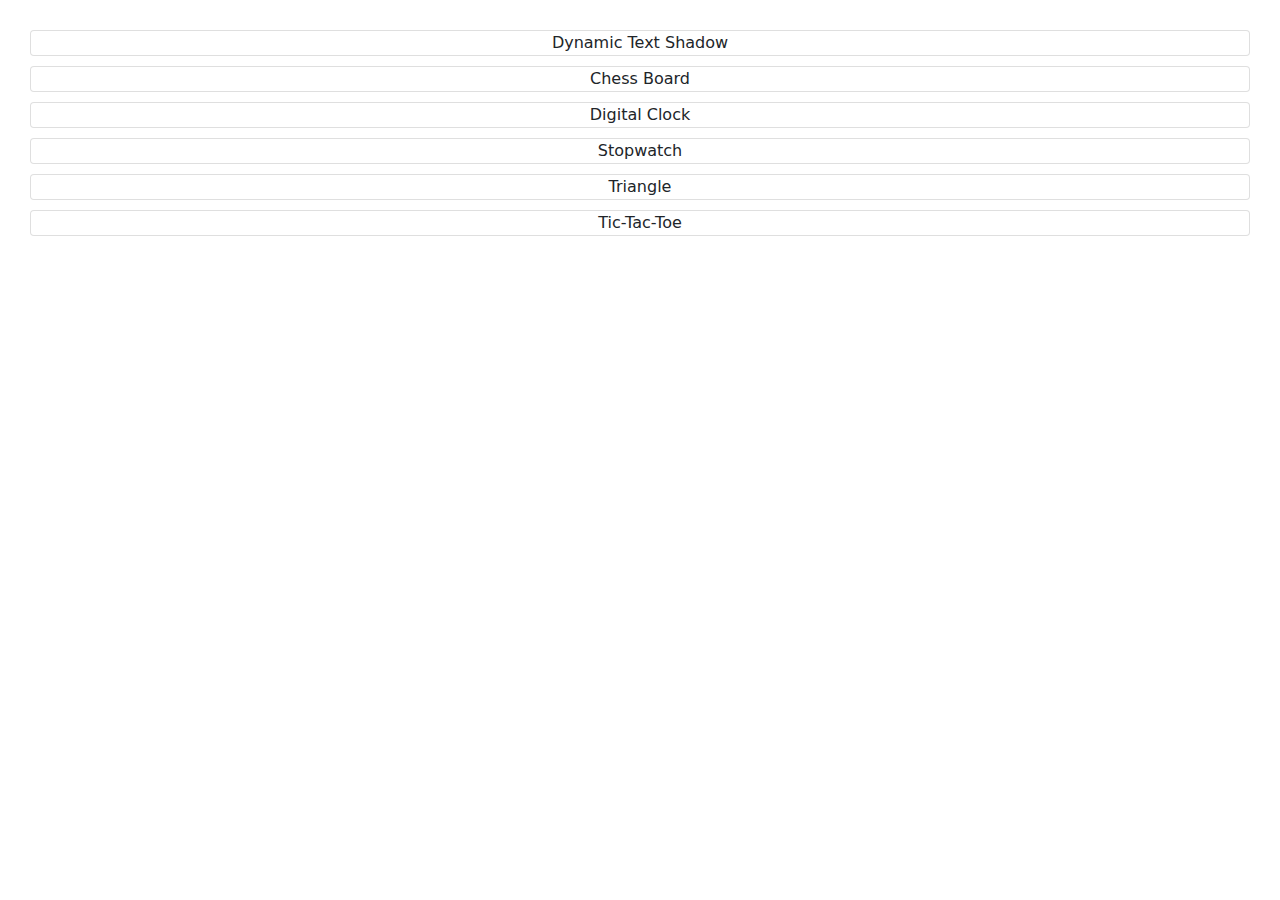
<file: index.html>
<!DOCTYPE html>
<html>
<head>
	<title>Sample code</title>
	<link rel="stylesheet" href="bootstrap.min.css">
	<meta name="viewport" content="width=device-width, initial-scale=1.0">
	<style>
		body {
			padding: 30px
		}
		.card {
			display: flex;
			justify-content: center;
			align-items: center;
			margin-bottom: 10px;	
			cursor: pointer;		
		}
	</style>
</head>
<body>
	<div class="row">
		<div onclick="window.location.href='dynamic-text-shadow.html'" class="col-4 col-sm-12">
			<div class="card">
				Dynamic Text Shadow
			</div>
		</div>
		<div onclick="window.location.href='chess.html'" class="col-4 col-sm-12">
			<div class="card">
				Chess Board
			</div>
		</div>
		<div onclick="window.location.href='time.html'" class="col-4 col-sm-12">
			<div class="card">
				Digital Clock
			</div>
		</div>
		<div onclick="window.location.href='stopwatch.html'" class="col-4 col-sm-12">
			<div class="card">
				Stopwatch
			</div>
		</div>
		<div onclick="window.location.href='triangle.html'" class="col-4 col-sm-12">
			<div class="card">
				Triangle
			</div>			
		</div>
		<div onclick="window.location.href='tic-tac-toe.html'" class="col-4 col-sm-12">
			<div class="card">
				Tic-Tac-Toe
			</div>			
		</div>
	</div>
</body>
</html>
</file>
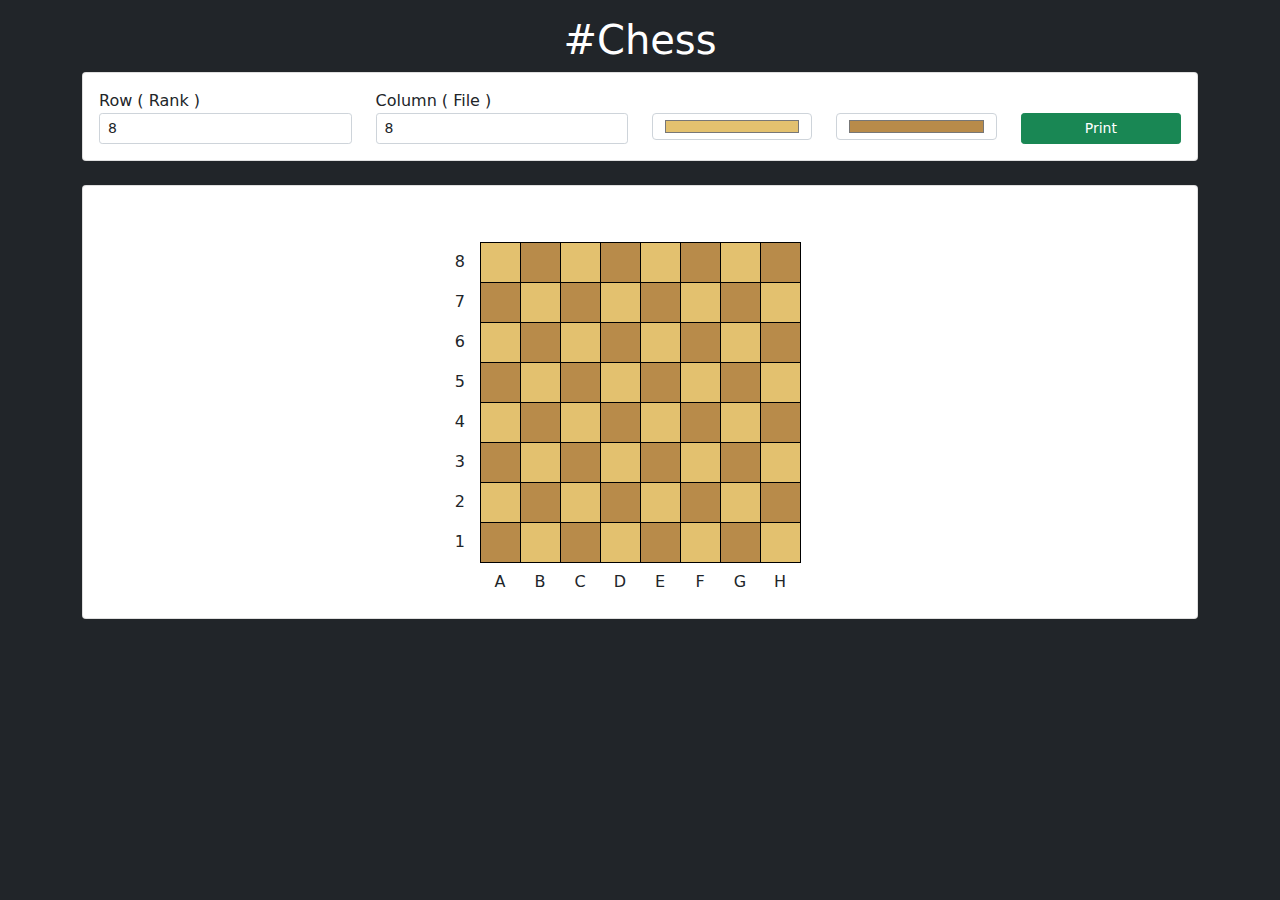
<file: chess.html>
<!DOCTYPE html>
<html lang="en">
<head>
    <meta charset="UTF-8">
    <meta http-equiv="X-UA-Compatible" content="IE=edge">
    <meta name="viewport" content="width=device-width, initial-scale=1.0">
    <title>Chess</title>
    <link rel="stylesheet" href="./bootstrap.min.css">  
    <link rel="stylesheet" href="chess.css">  
    <!-- <link rel="stylesheet" href="all.css">   -->
    <script src="./jquery.min.js"></script>
    <script src="./bootstrap.bundle.min.js"></script>    
    <script src="./chess.js"></script>    
    <link rel="stylesheet" href="https://pro.fontawesome.com/releases/v5.10.0/css/all.css" integrity="sha384-AYmEC3Yw5cVb3ZcuHtOA93w35dYTsvhLPVnYs9eStHfGJvOvKxVfELGroGkvsg+p" crossorigin="anonymous"/>    
</head>
<body class="bg-dark">
    <div class="container mt-3">
        <h1 class="text-white text-center">#Chess</h1>
        <div class="card">
            <div class="card-body">
                <div class="row">
                    <div class="col-sm-3">
                        <div class="form-group">
                            <label>Row ( Rank )</label>
                            <!-- Get No of Row -->
                            <input type="number" class="form-control form-control-sm rank" placeholder="Rank" value="8">
                        </div>
                    </div>
                    <div class="col-sm-3">
                        <div class="form-group">
                            <label>Column ( File )</label>
                            <!-- Get No of column -->
                            <input type="number" class="form-control form-control-sm file" placeholder="File" value="8">
                        </div>
                    </div>
                    <div class="col-sm-2">
                        <div class="form-group">
                            <label>&nbsp;</label>
                            <!-- Get first color of cell -->
                            <input type="color" id="color1" name="color1" class="form-control" value="#e3c16f">
                        </div>
                    </div>
                    <div class="col-sm-2">
                        <div class="form-group">
                            <label>&nbsp;</label>
                            <!-- Get second color of cell -->
                            <input type="color" id="color2" name="color2" class="form-control" value="#b88b4a">
                        </div>
                    </div>
                    <div class="col-sm-2">
                        <div class="form-group d-grid">
                            <br>
                            <button type="button" class="btn btn-sm btn-success btn-print">Print</button>
                        </div>
                    </div>
                </div>
            </div>
        </div>
        <div class="card mt-4">
            <div class="card-body">
                <table class="text-center">
                </table>
            </div>
        </div>
    </div>
</body>
</html>
</file>
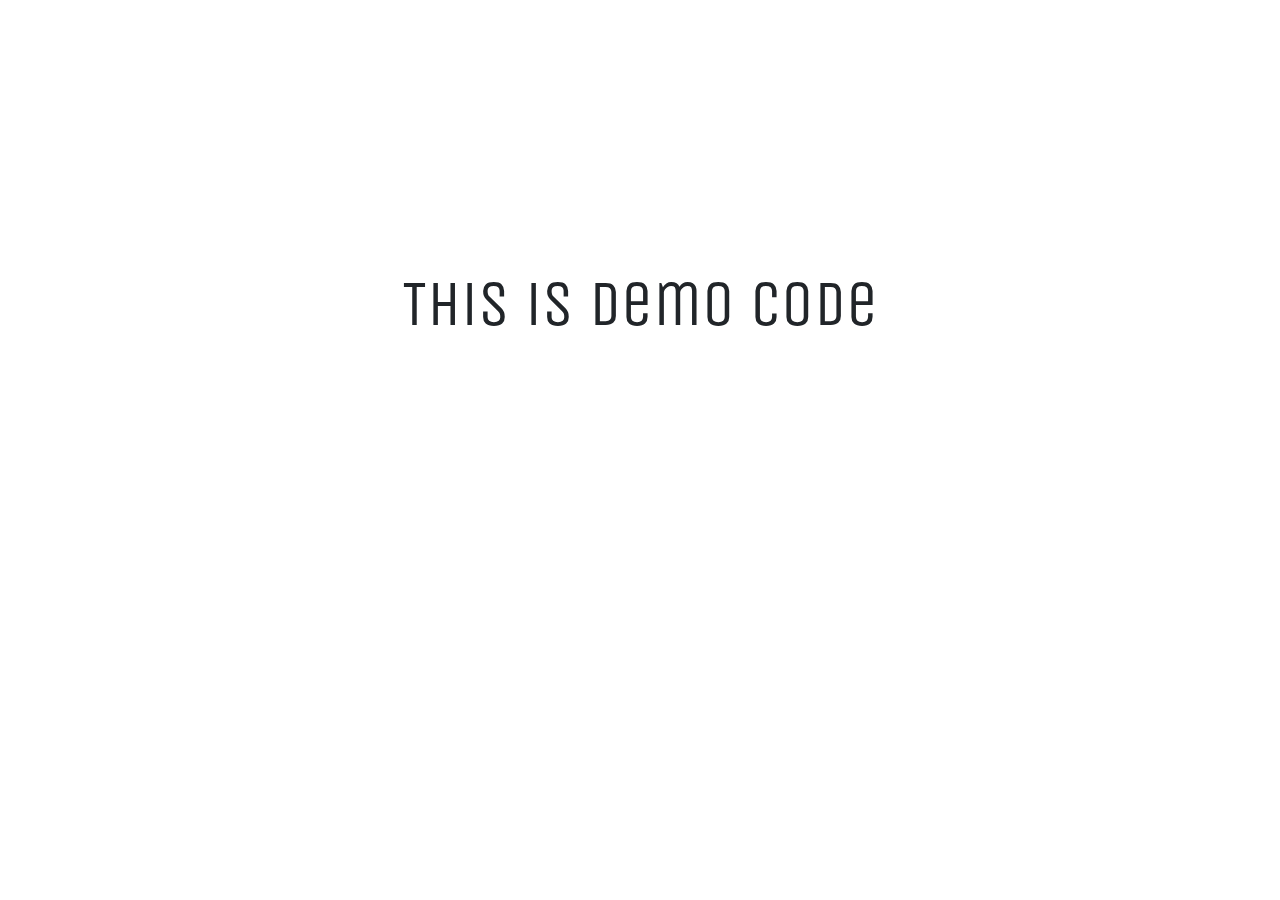
<file: dynamic-text-shadow.html>
<!DOCTYPE html>
<html lang="en">
    <head>
        <meta charset="UTF-8">
        <meta http-equiv="X-UA-Compatible" content="IE=edge">
        <meta name="viewport" content="width=device-width, initial-scale=1.0">
        <title>Demo</title>
        <link rel="stylesheet" href="./bootstrap.min.css">
        <link rel="preconnect" href="https://fonts.googleapis.com">
        <link rel="preconnect" href="https://fonts.gstatic.com" crossorigin>
        <link href="https://fonts.googleapis.com/css2?family=Unica+One&display=swap" rel="stylesheet">
        <script src="./jquery.min.js"></script>
        <style>
            body
            {
                height: 100px;
                text-align: center;
                padding-top: 20%;
                font-size: 4rem;
                font-family: 'Unica One', cursive;
            }
        </style>
    </head>
    <body>    
        This is demo code
    </body>
    <script>
        w = $(window).width();
        h = $(window).height();        
        one_H_px = Math.round(h/40);
        one_W_px = Math.round(w/40);
        
        var currentMousePos = { x: -1, y: -1 };
        $(document).mousemove(function(event) {                
            currentMousePos.x = Number((event.pageX/one_W_px).toFixed(0));
            currentMousePos.y = Number((event.pageY/one_H_px).toFixed(0));
            if(currentMousePos.x == 20)
            {
                currentMousePos.x = 0;
            }
            else
            {
                currentMousePos.x = 20-currentMousePos.x;
            }     

            if(currentMousePos.y == 20)
            {
                currentMousePos.y = 0;
            }
            else
            {
                currentMousePos.y = 20-currentMousePos.y;
            }          

            // $('body').html(((currentMousePos.x))+'  '+((currentMousePos.y)));                
            $('body').css('textShadow','black '+currentMousePos.x+'px '+currentMousePos.y+'px 5px');
        });        
    </script>
</html>
</file>
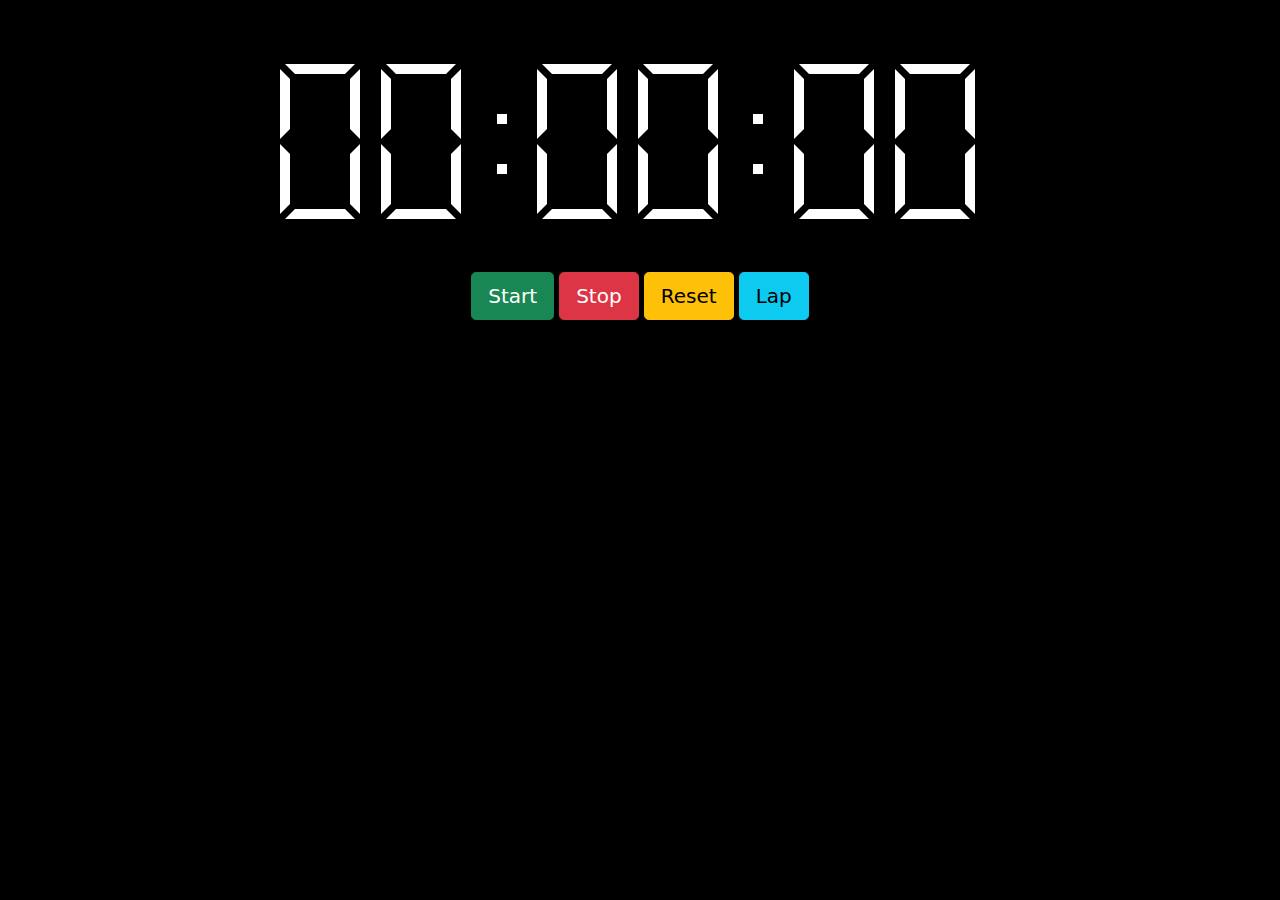
<file: stopwatch.html>
<!DOCTYPE html>
<html lang="en">
<head>
    <meta charset="UTF-8">
    <meta http-equiv="X-UA-Compatible" content="IE=edge">
    <meta name="viewport" content="width=device-width, initial-scale=1.0">
    <title>StopWatch</title>
    <link rel="stylesheet" href="./bootstrap.min.css">
    <script src="./jquery.min.js"></script>
    <link rel="stylesheet" href="./time.css">
</head>
<body>
    <div class="main">
        <div class="main_box div-01">
            <span class="top"></span>
            <span class="up-l"></span>
            <span class="up-r"></span>
            <!-- <span class="middle"></span> -->
            <span class="do-l"></span>
            <span class="do-r"></span>
            <span class="bottom"></span>            
        </div>
        <div class="main_box div-02">
            <span class="top"></span>
            <span class="up-l"></span>
            <span class="up-r"></span>
            <!-- <span class="middle"></span> -->
            <span class="do-l"></span>
            <span class="do-r"></span>
            <span class="bottom"></span>
        </div>
        <div class="dot-div">
            <span class="dot-t"></span>            
            <span class="dot-b"></span>
        </div>
        <div class="main_box div-03">
            <span class="top"></span>
            <span class="up-l"></span>
            <span class="up-r"></span>
            <!-- <span class="middle"></span> -->
            <span class="do-l"></span>
            <span class="do-r"></span>
            <span class="bottom"></span>
        </div>
        <div class="main_box div-04">
            <span class="top"></span>
            <span class="up-l"></span>
            <span class="up-r"></span>
            <!-- <span class="middle"></span> -->
            <span class="do-l"></span>
            <span class="do-r"></span>
            <span class="bottom"></span>
        </div>
        <div class="dot-div">
            <span class="dot-t"></span>            
            <span class="dot-b"></span>
        </div>
        <div class="main_box div-05">
            <span class="top"></span>
            <span class="up-l"></span>
            <span class="up-r"></span>
            <!-- <span class="middle"></span> -->
            <span class="do-l"></span>
            <span class="do-r"></span>
            <span class="bottom"></span>
        </div>
        <div class="main_box div-06">
            <span class="top"></span>
            <span class="up-l"></span>
            <span class="up-r"></span>
            <!-- <span class="middle"></span> -->
            <span class="do-l"></span>
            <span class="do-r"></span>
            <span class="bottom"></span>
        </div>
    </div>    
    <div class="pt-5 text-center">
        <button class="btn btn-lg btn-success btn-str">Start</button>
        <button class="btn btn-lg btn-danger btn-stop">Stop</button>
        <button class="btn btn-lg btn-warning btn-reset">Reset</button>
        <button class="btn btn-lg btn-info btn-lap">Lap</button>
    </div>
    <div class="container pt-5">
        <table class="table table-bordered text-white text-center">
            <thead>
                <tr>
                    <td>s.no</td>
                    <td>Time</td>                    
                </tr>
            </thead>
            <tbody>               
            </tbody>
        </table>
    </div>
</body>
<script>
$('table').hide();
number_list = ['<span class="top"></span>'+
            '<span class="up-l"></span>'+
            '<span class="up-r"></span>'+            
            '<span class="do-l"></span>'+
            '<span class="do-r"></span>'+
            '<span class="bottom"></span>','<span class="up-r"></span> <span class="do-r"></span>','<span class="top"></span><span class="up-r"></span><span class="middle"></span>            <span class="do-l"></span><span class="bottom"></span>','<span class="top"></span><span class="up-r"></span><span class="middle"></span><span class="do-r"></span><span class="bottom"></span>','<span class="up-l"></span><span class="up-r"></span><span class="middle"></span><span class="do-r"></span>','<span class="top"></span><span class="up-l"></span><span class="middle"></span><span class="do-r"></span><span class="bottom"></span>','<span class="top"></span><span class="up-l"></span><span class="middle"></span><span class="do-l"></span><span class="do-r"></span><span class="bottom"></span>','<span class="top"></span><span class="up-r"></span><span class="do-r"></span>','<span class="top"></span>'+
            '<span class="up-l"></span>'+
            '<span class="up-r"></span>'+
            '<span class="middle"></span>'+
            '<span class="do-l"></span>'+
            '<span class="do-r"></span>'+
            '<span class="bottom"></span>','<span class="top"></span><span class="up-l"></span><span class="up-r"></span><span class="middle"></span><span class="do-r"></span>'];

    // date = new Date();
    timer = null;
    $(document).on('click','.btn-str',function(){    
        if (!timer)
        {    
            timer = setInterval('print_data()', 100);
        }
    });

    $(document).on('click','.btn-stop',function(){        
        clearInterval(timer);
        timer = null;
    });

    $(document).on('click','.btn-reset',function(){        
        i = 0;
        m = 0; 
        h = 0;
        $('.main_box.div-01').html(number_list[0]);
        $('.main_box.div-02').html(number_list[0]);
        $('.main_box.div-03').html(number_list[0]);
        $('.main_box.div-04').html(number_list[0]);
        $('.main_box.div-05').html(number_list[0]);
        $('.main_box.div-06').html(number_list[0]);  
        $('tbody').html('');
        $('table').hide();
        // clearInterval(timer);
    });
    

    i = 0;
    m = 0; 
    h = 0;
    l = 1;
    function print_data()
    {
        i++;
        if(i > 59)
        {
            i = 0;
            m++;
        }

        if(m > 60)
        {
            m = 0;
            h++;
        }

        sec = String(pad(i));
        min = String(pad(m));
        hour = String(pad(h));

        $('.main_box.div-01').html(number_list[hour.charAt(0)]);
        $('.main_box.div-02').html(number_list[hour.charAt(1)]);
        $('.main_box.div-03').html(number_list[min.charAt(0)]);
        $('.main_box.div-04').html(number_list[min.charAt(1)]);
        $('.main_box.div-05').html(number_list[sec.charAt(0)]);
        $('.main_box.div-06').html(number_list[sec.charAt(1)]);        
    }    

    function pad(d) {
        return (d < 10) ? '0' + d.toString() : d.toString();
    }

    $(document).on('click','.btn-lap',function(){        
        content = "<tr class='tr-"+l+"'><td>"+l+"</td>"+'<td><div class="main2"><div class="div-01">'+number_list[hour.charAt(0)]+'</div><div class="div-02">'+number_list[hour.charAt(1)]+'</div><div class="dot-div"><span class="dot-t"></span><span class="dot-b"></span></div><div class="div-03">'+number_list[min.charAt(0)]+'</div><div class="div-04">'+number_list[min.charAt(1)]+'</div><div class="dot-div"><span class="dot-t"></span><span class="dot-b"></span></div><div class="div-05">'+number_list[sec.charAt(0)]+'</div><div class="div-06">'+number_list[sec.charAt(1)]+'</div></div></td>';
        if(timer)
        {    
            // timer = setInterval('print_data()', 1000);
            $('table').show();
            $('tbody').append(content);
        }
        l++;
    });
</script>
</html>
</file>
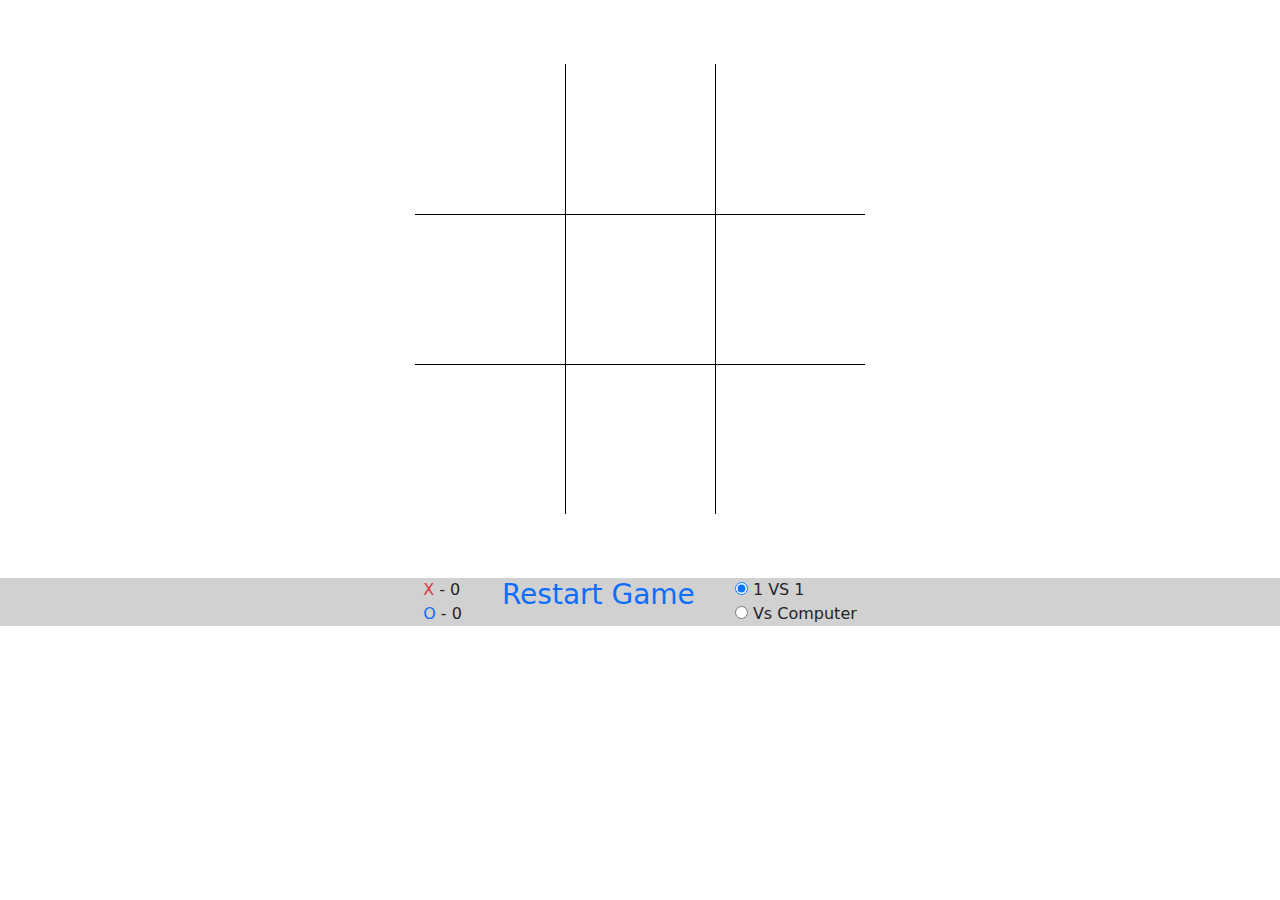
<file: tic-tac-toe.html>
<!DOCTYPE html>
<html lang="en">
<head>
    <meta charset="UTF-8">
    <meta http-equiv="X-UA-Compatible" content="IE=edge">
    <meta name="viewport" content="width=device-width, initial-scale=1.0">
    <title>Tic-tac-toe</title>
    <link rel="stylesheet" href="./bootstrap.min.css"> 
    <link rel="stylesheet" href="https://pro.fontawesome.com/releases/v5.10.0/css/all.css">
    <script src="./jquery.min.js"></script>
    <style>
        td
        {
            border: 1px solid black;            
            text-align: center;
            font-size: 50px;
            /* padding: 50px; */
            width: 150px;
            height: 150px;
            /* max-width: 150px;
            max-height: 150px; */
        }       

        div
        {
            display: flex;
            justify-content: center;
            margin-top: 5%;
        }       

        tr:first-child td
        {
            border-top: 0px;
        }

        tr:last-child td
        {
            border-bottom: 0px;
        }

        tr td:first-child
        {
            border-left: 0px;
        }

        tr td:last-child
        {
            border-right: 0px;
        }        

        .fa-circle
        {
            color: blue;
        }

        .fa-times
        {
            color: red;
        }

        a
        {            
            text-decoration: none;
        }

        .game_score
        {
            margin-right: 20px;
            padding-right: 20px; 
        }

        .game_mode
        {
            margin-left: 20px;
            padding-left: 20px;            
        }
    </style>
</head>
<body>
    <div>                
        <table>
            <tr>
                <td data-value="" class="td-00"></td>
                <td data-value="" class="td-01"></td>
                <td data-value="" class="td-02"></td>
            </tr>
            <tr>
                <td data-value="" class="td-10"></td>
                <td data-value="" class="td-11"></td>
                <td data-value="" class="td-12"></td>
            </tr>
            <tr>
                <td data-value="" class="td-20"></td>
                <td data-value="" class="td-21"></td>
                <td data-value="" class="td-22"></td>
            </tr>            
        </table>
    </div>
    <div style="background-color: #d1d1d1;">
        <span class="game_score">
            <span class="text-danger">X</span> - <span class="x-score">0</span><br>
            <span class="text-primary">O</span> - <span class="o-score">0</span>
        </span>
        <h3><a href="javascript:void(0)" class="reset">Restart Game</a></h3>
        <span class="game_mode">
            <input value="0" class="mode" type="radio" name="game_mode" checked> 1 VS 1 <br>
            <input value="1" class="mode" type="radio" name="game_mode"> Vs Computer
        </span>
    </div>

    <script>
        x = 0;
        o = 0;
        start = 0;
        game_mode = 0;
        $(document).on('click','td',function(){
            if(!$(this).hasClass("td-s"))
            {
                game_mode = $('.mode:checked').val();
                // console.log(game_mode);
                

                if(game_mode == 1)
                {
                    $(this).data('value','0');
                    $(this).html('<i class="far fa-circle"></i>');
                    $(this).addClass('td-s');
                    cpu_turn();
                }
                else
                {
                    if(start == 0)
                    {
                        start = 1;
                        $(this).data('value','0');
                        $(this).html('<i class="far fa-circle"></i>');
                    }
                    else
                    {
                        start = 0;
                        $(this).data('value','1');
                        $(this).html('<i class="fa fa-times"></i>');
                    }
                    $(this).addClass('td-s');
                }
                check_result();
            }
        });

        $(document).on('click','.reset',function(){
            $('td').removeClass('td-s');
            $('td').data('value','');
            $('td').html('');
            $('td').css("background-color",'#fff');
            $('.reset').html('Restart Game');
            start = 0; 
        });

        $(document).on('change','.mode',function(){
            $('.reset').click();
        });

        function cpu_turn()
        {
            // box_set = ['00','01','02','10','11','12','20','21','22'];
            box_set = ['00','02','20','22'];
            array_set = ['00/01/02','10/11/12','20/21/22','00/10/20','01/11/21','02/12/22','00/11/22','02/11/20'];   
            write = 0;

            for(i = 0; i < 8; i++)
            {
                new_set = array_set[i].split('/');
                d0 = $('.td-'+new_set[0]).data('value');
                d1 = $('.td-'+new_set[1]).data('value');
                d2 = $('.td-'+new_set[2]).data('value');                
                
                if((d0 == '1' && d1 == '1') && (d2 == ''))
                {
                    $('.td-'+new_set[2]).data('value','1');
                    $('.td-'+new_set[2]).html('<i class="fa fa-times"></i>');
                    $('.td-'+new_set[2]).addClass('td-s');
                    write = 1;
                    return false;
                }
                else if((d1 == '1' && d2 == '1') && (d0 == ''))
                {
                    $('.td-'+new_set[0]).data('value','1');
                    $('.td-'+new_set[0]).html('<i class="fa fa-times"></i>');
                    $('.td-'+new_set[0]).addClass('td-s');
                    write = 1;
                    return false;
                }
                else if((d0 == '1' && d2 == '1') && (d1 == ''))
                {
                    $('.td-'+new_set[1]).data('value','1');
                    $('.td-'+new_set[1]).html('<i class="fa fa-times"></i>');
                    $('.td-'+new_set[1]).addClass('td-s');
                    write = 1;
                    return false;
                }
                else if((d0 == '0' && d1 == '0') && (d2 == ''))
                {
                    $('.td-'+new_set[2]).data('value','1');
                    $('.td-'+new_set[2]).html('<i class="fa fa-times"></i>');
                    $('.td-'+new_set[2]).addClass('td-s');
                    write = 1;
                    return false;
                }
                else if((d1 == '0' && d2 == '0') && (d0 == ''))
                {
                    $('.td-'+new_set[0]).data('value','1');
                    $('.td-'+new_set[0]).html('<i class="fa fa-times"></i>');
                    $('.td-'+new_set[0]).addClass('td-s');
                    write = 1;
                    return false;
                }
                else if((d0 == '0' && d2 == '0') && (d1 == ''))
                {
                    $('.td-'+new_set[1]).data('value','1');
                    $('.td-'+new_set[1]).html('<i class="fa fa-times"></i>');
                    $('.td-'+new_set[1]).addClass('td-s');
                    write = 1;
                    return false;
                }                               
            }   

            if(write == '0')
            {

                if(!$('.td-11').hasClass('td-s'))
                {
                    picked_box = '11';
                }
                else
                {
                    new_array = [];
                    for (let j = 0; j < 4; j++)
                    {
                        if(!$('.td-'+box_set[j]).hasClass('td-s'))
                        {
                            new_array.push(box_set[j]);
                        }
                    }
                    
                    picked_box = new_array[Math.floor(Math.random()*new_array.length)];
                }

                $('.td-'+picked_box).data('value','1');
                $('.td-'+picked_box).html('<i class="fa fa-times"></i>');
                $('.td-'+picked_box).addClass('td-s');
                new_array = [];
                // return false;
            }         
            check_result();
        }

        function check_result()
        {            
            array_set = ['00/01/02','10/11/12','20/21/22','00/10/20','01/11/21','02/12/22','00/11/22','02/11/20'];           
            for(i = 0; i < 8; i++)
            {
                new_set = array_set[i].split('/');
                d0 = $('.td-'+new_set[0]).data('value');
                d1 = $('.td-'+new_set[1]).data('value');
                d2 = $('.td-'+new_set[2]).data('value');
                if(d0 != '' && d1 != '' && d2 != '')
                {                    
                    if((d0 != '0' && d1 != '0' && d2 != '0') || d0 != '1' && d1 != '1' && d2 != '1')
                    {                    
                        $('.td-'+new_set[0]).css("background-color",'#a2f3ac');
                        $('.td-'+new_set[1]).css("background-color",'#a2f3ac');
                        $('.td-'+new_set[2]).css("background-color",'#a2f3ac');
                        $('td').addClass('td-s');
                        if(d0 == '0')
                        {
                            $('.reset').html('O wins - Restart Game');
                            o++;                            
                        }
                        else
                        {
                            $('.reset').html('X Wins - Restart Game');
                            x++;
                        }
                        $('.x-score').html(x);
                        $('.o-score').html(o);
                    }                
                }                
            }
        }
    </script>
</body>
</html>
</file>
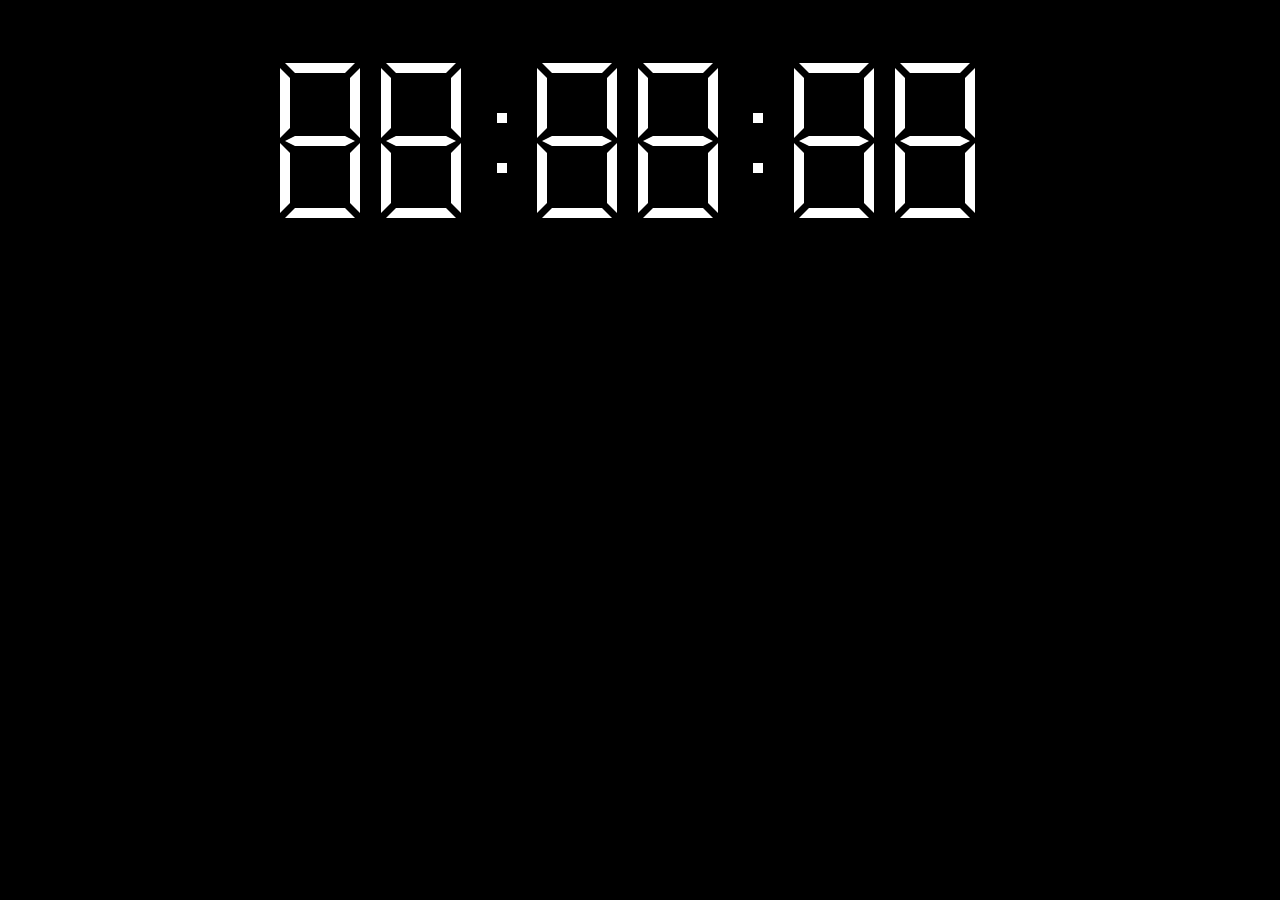
<file: time.html>
<!DOCTYPE html>
<html lang="en">
<head>
    <meta charset="UTF-8">
    <meta http-equiv="X-UA-Compatible" content="IE=edge">
    <meta name="viewport" content="width=device-width, initial-scale=1.0">
    <title>Time</title>
    <script src="./jquery.min.js"></script>
    <link rel="stylesheet" href="./time.css">
</head>
<body>
    <div class="main">
        <div class="div-01">
            <span class="top"></span>
            <span class="up-l"></span>
            <span class="up-r"></span>
            <span class="middle"></span>
            <span class="do-l"></span>
            <span class="do-r"></span>
            <span class="bottom"></span>            
        </div>
        <div class="div-02">
            <span class="top"></span>
            <span class="up-l"></span>
            <span class="up-r"></span>
            <span class="middle"></span>
            <span class="do-l"></span>
            <span class="do-r"></span>
            <span class="bottom"></span>
        </div>
        <div class="dot-div">
            <span class="dot-t"></span>            
            <span class="dot-b"></span>
        </div>
        <div class="div-03">
            <span class="top"></span>
            <span class="up-l"></span>
            <span class="up-r"></span>
            <span class="middle"></span>
            <span class="do-l"></span>
            <span class="do-r"></span>
            <span class="bottom"></span>
        </div>
        <div class="div-04">
            <span class="top"></span>
            <span class="up-l"></span>
            <span class="up-r"></span>
            <span class="middle"></span>
            <span class="do-l"></span>
            <span class="do-r"></span>
            <span class="bottom"></span>
        </div>
        <div class="dot-div">
            <span class="dot-t"></span>            
            <span class="dot-b"></span>
        </div>
        <div class="div-05">
            <span class="top"></span>
            <span class="up-l"></span>
            <span class="up-r"></span>
            <span class="middle"></span>
            <span class="do-l"></span>
            <span class="do-r"></span>
            <span class="bottom"></span>
        </div>
        <div class="div-06">
            <span class="top"></span>
            <span class="up-l"></span>
            <span class="up-r"></span>
            <span class="middle"></span>
            <span class="do-l"></span>
            <span class="do-r"></span>
            <span class="bottom"></span>
        </div>
    </div>
    <script>
        number_list = ['<span class="top"></span>'+
            '<span class="up-l"></span>'+
            '<span class="up-r"></span>'+            
            '<span class="do-l"></span>'+
            '<span class="do-r"></span>'+
            '<span class="bottom"></span>','<span class="up-r"></span> <span class="do-r"></span>','<span class="top"></span><span class="up-r"></span><span class="middle"></span>            <span class="do-l"></span><span class="bottom"></span>','<span class="top"></span><span class="up-r"></span><span class="middle"></span><span class="do-r"></span><span class="bottom"></span>','<span class="up-l"></span><span class="up-r"></span><span class="middle"></span><span class="do-r"></span>','<span class="top"></span><span class="up-l"></span><span class="middle"></span><span class="do-r"></span><span class="bottom"></span>','<span class="top"></span><span class="up-l"></span><span class="middle"></span><span class="do-l"></span><span class="do-r"></span><span class="bottom"></span>','<span class="top"></span><span class="up-r"></span><span class="do-r"></span>','<span class="top"></span>'+
            '<span class="up-l"></span>'+
            '<span class="up-r"></span>'+
            '<span class="middle"></span>'+
            '<span class="do-l"></span>'+
            '<span class="do-r"></span>'+
            '<span class="bottom"></span>','<span class="top"></span><span class="up-l"></span><span class="up-r"></span><span class="middle"></span><span class="do-r"></span>'];

            function pad(d) {
                return (d < 10) ? '0' + d.toString() : d.toString();
            }
                     
            setInterval(function () 
            {
                date = new Date();
                hour = String(pad(date.getHours() % 12 || 12));
                min = String(pad(date.getMinutes()));
                sec = String(pad(date.getSeconds()));   
                $('.div-01').html(number_list[hour.charAt(0)]);
                $('.div-02').html(number_list[hour.charAt(1)]);
                $('.div-03').html(number_list[min.charAt(0)]);
                $('.div-04').html(number_list[min.charAt(1)]);
                $('.div-05').html(number_list[sec.charAt(0)]);
                $('.div-06').html(number_list[sec.charAt(1)]);
            }, 1000);
    </script>
</body>
</html>
</file>
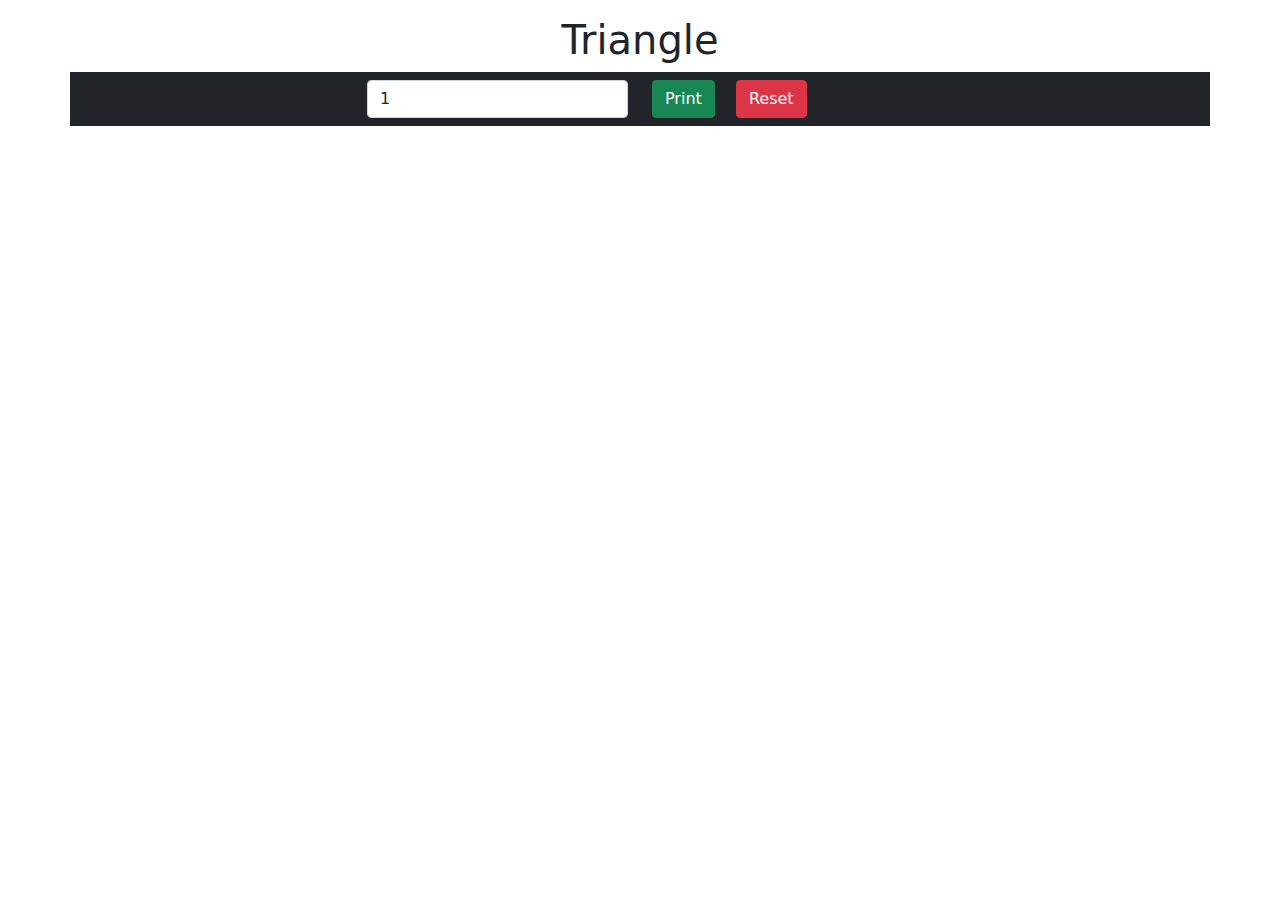
<file: triangle.html>
<!DOCTYPE html>
<html lang="en">
<head>
    <meta charset="UTF-8">
    <meta http-equiv="X-UA-Compatible" content="IE=edge">
    <meta name="viewport" content="width=device-width, initial-scale=1.0">
    <title>Pascal triangle</title>
    <link rel="stylesheet" href="bootstrap.min.css">
    <script src="./jquery.min.js"></script>
    <style>
        /* *
        {
            color: #fff;
        } */

        .box
        {
            display: flex;           
            height: 50px;
            width: 100%;           
            justify-content: center;
        }

        span
        {
            color: #fff;            
            height: 40px;
            width: 50px;
            background-color: black;           
            margin: 2px;
            text-align: center;
            line-height: 40px;
            position: relative;
        }      
    </style>
</head>
<body>
    <div class="container pt-3">
        <h1 class="text-center">Triangle</h1>
        <div class="row bg-dark pt-2 pb-2">
            <div class="col-sm-3"></div>
            <!-- <div class="col-sm-3">
                <div class="form-group">                    
                    <input type="number" class="form-control val" placeholder="Value" value="1">
                </div>
            </div> -->
            <div class="col-sm-3">
                <div class="form-group">
                    <!-- <label for="">Level</label> -->
                    <input type="number" class="form-control lev" placeholder="Levels" value="1">
                </div>
            </div>
            <div class="col-sm-3">                
                <button class="btn btn-md btn-success btn-print">Print</button>
                <button class="btn btn-md btn-danger mx-3 btn-reset">Reset</button>
            </div>
        </div>
        <div class="main pt-5">
            <!-- <div class="box">                
                <span>1</span>  
            </div>            -->
        </div>
    </div>
    <script>
        $(document).on('click','.btn-print',function(){
            no = $('.val').val();
            lev = $('.lev').val();
            content = '';
            $('.main').html('');
            $('.lev').val('');

            if(lev > 0)
            {
                for (i = 0; i < lev; i++)
                {
                    content = '<div class="box">';
                    for(j = 0; j <= i; j++)
                    {
                        if(i == 0)
                        {
                            content += '<span>/\\</span>';
                        }
                        else
                        {
                            if(j == 0)
                            {
                                content += '<span>/</span>';
                            }
                            else if(j == i)
                            {
                                content += '<span>\\</span>';
                            }
                            else
                            {
                                if(i+1 == lev)
                                {
                                    content += '<span>__</span>';
                                }
                                else
                                {
                                    content += '<span></span>';
                                }
                            }
                        }
                    }
                    content += '</div>';
                    $('.main').append(content);
                    content = '';
                }
            }
            else
            {
                alert('Pls give higher value');
            }
        });
    </script>
</body>
</html>
</file>
<file: chess.css>
td
{
    height: 40px;
    width: 40px;
}

table
{
    margin-left: auto;
    margin-right: auto;
}

.color1
{
    background-color: white;
    border: 1px solid black;
}

.color2
{
    background-color: black;
    border: 1px solid black;
}

.fa
{
    font-size: 25px;
}
</file>
<file: time.css>
body
    {
        background-color: black;
    }

    div
    {
        color: #ffffff;
    }

    .main
    {        
        display: flex;
        justify-content: center;
        /* align-items: center; */
        margin-top: 5%;
        /* margin-bottom: auto; */
    }

    .main div
    {
        position: relative;
        display: inline-block;
        width: 75px;
        height: 160px;
        margin: 0 0.8em;
    }
    
    .main2
    {        
        display: flex;
        justify-content: center;
        /* align-items: center; */
        /* margin-top: 20%; */
        /* margin-bottom: auto; */
    }

    .main2 div
    {
        position: relative;
        display: inline-block;
        width: 75px;
        height: 160px;
        margin: 0 0.8em;
        zoom: 20%;
    }

    .top
    {
        position: absolute;
        display: block;
        width: 50px;
        height: 10px;
        background-color: #ffffff;
    }

    .dot-t
    {
        position: absolute;
        display: block;
        width: 10px;
        height: 10px;
        top: 50px;
        background-color: #ffffff;
    }

    .dot-b
    {
        position: absolute;
        display: block;
        width: 10px;
        height: 10px;
        top: 100px;
        background-color: #ffffff;
    }

    .top::before
    {
        content: " ";
        position: absolute;
        width: 0;
        height: 0;
        display: block;
        border-style: solid;
        border-width: 0 10px 10px 0;
        border-color: transparent #fff transparent transparent;
        left: -10px;
    }

    .top::after
    {
        content: " ";
        position: absolute;
        width: 0;
        height: 0;
        display: block;
        border-style: solid;
        border-width: 0 10px 10px 10px;
        border-color: transparent transparent transparent #fff;
        left: 50px;
    }

    .middle
    {
        position: absolute;
        display: block;
        width: 50px;
        height: 10px;
        background-color: #ffffff;
        top: 72.5px;
    }

    .middle::before
    {
        content: " ";
        position: absolute;
        width: 0;
        height: 0;
        display: block;
        border-style: solid;
        border-width: 5px 10px 5px 0;
        border-color: transparent #fff transparent transparent;
        left: -10px;        
    }

    .middle::after
    {
        content: " ";
        position: absolute;
        width: 0;
        height: 0;
        display: block;
        border-style: solid;
        border-width: 5px 0 5px 10px;
        border-color: transparent transparent transparent #fff;
        left: 50px;        
    }

    .bottom
    {
        position: absolute;
        display: block;
        width: 50px;
        height: 10px;
        background-color: #ffffff;
        top: 145px;
    }   

    .bottom::before
    {
        content: " ";
        position: absolute;
        width: 0;
        height: 0;
        display: block;
        border-style: solid;
        border-width: 10px 10px 0px 0px;
        border-color: transparent #fff transparent transparent;
        left: -10px;
    }

    .bottom::after
    {
        content: " ";
        position: absolute;
        width: 0;
        height: 0;
        display: block;
        border-style: solid;
        border-width: 10px 0px 0px 10px;
        border-color: transparent transparent transparent #fff;
        left: 50px;
    }

    .up-l
    {
        position: absolute;
        display: block;
        width: 10px;
        height: 50px;
        background-color: #ffffff;
        left: -15px;
        top: 15px;
    }

    .up-l::before
    {
        content: " ";
        position: absolute;
        width: 0;
        height: 0;
        display: block;
        border-style: solid;
        border-width: 10px 10px 0px 10px;
        border-color: transparent transparent transparent #fff;
        left: 0px;
        bottom:50px
    }

    .up-l::after
    {
        content: " ";
        position: absolute;
        width: 0;
        height: 0;
        display: block;
        border-style: solid;
        border-width: 0 10px 10px 10px;
        border-color: transparent transparent transparent #fff;
        left: 0px;
        top:50px
    }

    .up-r
    {
        position: absolute;
        display: block;
        width: 10px;
        height: 50px;
        background-color: #ffffff;
        left: 55px;
        top: 15px;
    }

    .up-r::before
    {
        content: " ";
        position: absolute;
        width: 0;
        height: 0;
        display: block;
        border-style: solid;
        border-width: 10px 10px 10px 0px;
        border-color: transparent #fff transparent transparent;
        left: 0px;
        bottom:40px
    }

    .up-r::after
    {
        content: " ";
        position: absolute;
        width: 0;
        height: 0;
        display: block;
        border-style: solid;
        border-width: 0px 10px 10px 0px;
        border-color: transparent #fff transparent transparent;
        left: 0px;
        top:50px
    }

    .do-l
    {
        position: absolute;
        display: block;
        width: 10px;
        height: 50px;
        background-color: #ffffff;
        left: -15px;
        top: 90px;
    }

    .do-l::before
    {
        content: " ";
        position: absolute;
        width: 0;
        height: 0;
        display: block;
        border-style: solid;
        border-width: 10px 10px 0px 10px;
        border-color: transparent transparent transparent #fff;
        left: 0px;
        bottom:50px
    }

    .do-l::after
    {
        content: " ";
        position: absolute;
        width: 0;
        height: 0;
        display: block;
        border-style: solid;
        border-width: 0 10px 10px 10px;
        border-color: transparent transparent transparent #fff;
        left: 0px;
        top:50px
    }

    .do-r
    {
        position: absolute;
        display: block;
        width: 10px;
        height: 50px;
        background-color: #ffffff;
        left: 55px;
        top: 90px;
    }

    .do-r::before
    {
        content: " ";
        position: absolute;
        width: 0;
        height: 0;
        display: block;
        border-style: solid;
        border-width: 10px 10px 10px 0px;
        border-color: transparent #fff transparent transparent;
        left: 0px;
        bottom:40px
    }

    .do-r::after
    {
        content: " ";
        position: absolute;
        width: 0;
        height: 0;
        display: block;
        border-style: solid;
        border-width: 0px 10px 10px 0px;
        border-color: transparent #fff transparent transparent;
        left: 0px;
        top:50px
    }

    .dot-div
    {        
        width: 30px!important;
    }

    thead td:first-child
    {
        width: 5%;
    }
</file>
